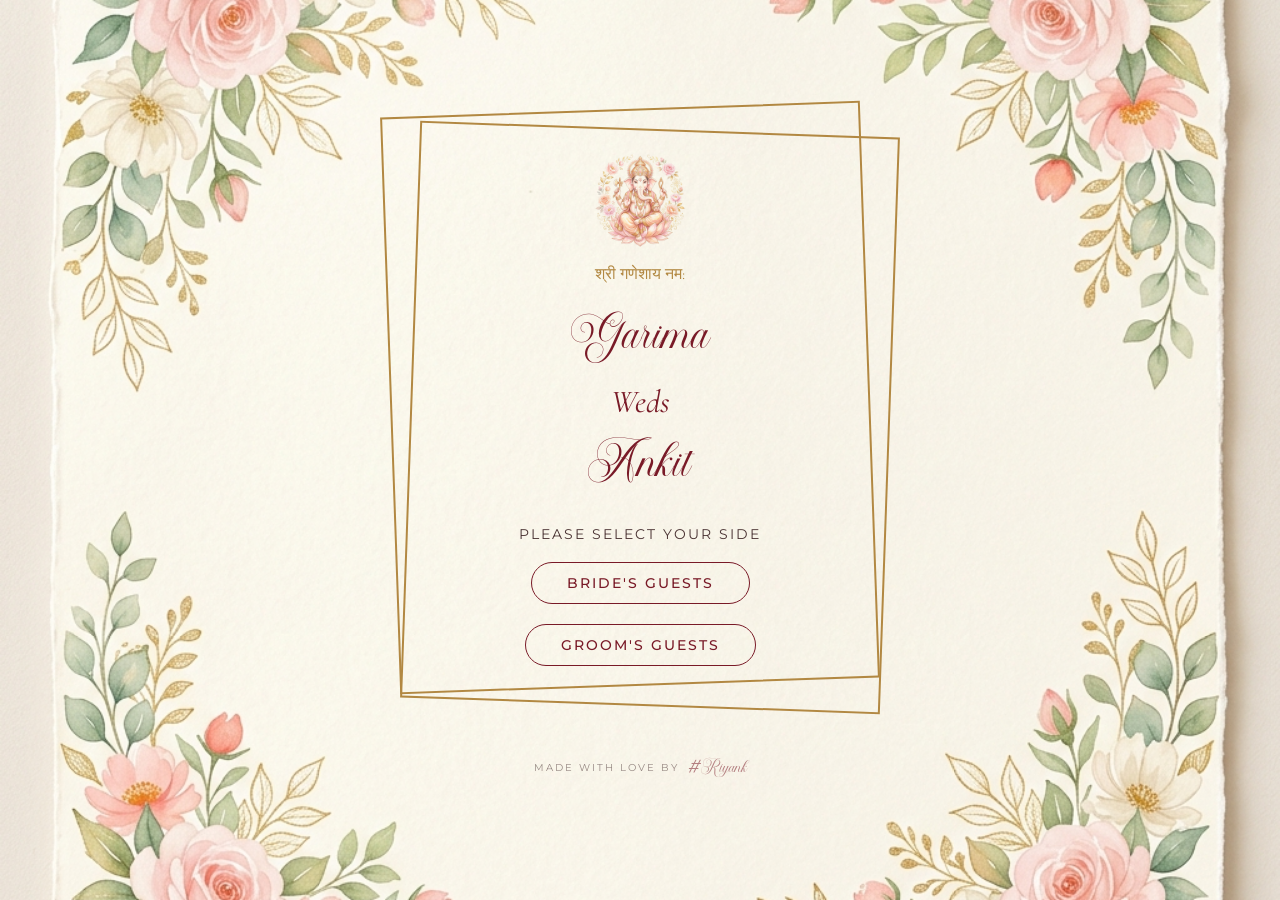
<file: index.html>
<!DOCTYPE html>
<html lang="en">

<head>
    <meta charset="UTF-8">
    <meta name="viewport" content="width=device-width, initial-scale=1.0">
    <title>Garima & Ankit - Wedding Invitation</title>
    <!-- Favicon -->
    <link rel="icon" href="data:image/svg+xml,<svg xmlns=%22http://www.w3.org/2000/svg%22 viewBox=%220 0 100 100%22><text y=%22.9em%22 font-size=%2290%22>❤️</text></svg>">
    <!-- Google Fonts -->
    <link rel="preconnect" href="https://fonts.googleapis.com">
    <link rel="preconnect" href="https://fonts.gstatic.com" crossorigin>
    <link
        href="https://fonts.googleapis.com/css2?family=Alex+Brush&family=Cormorant+Garamond:ital,wght@0,300;0,400;0,500;0,600;1,400&family=Montserrat:wght@300;400;500&display=swap"
        rel="stylesheet">
    <link rel="stylesheet" href="styles.css">
</head>

<body>

    <!-- 1. Selection Screen -->
    <div id="selection-screen" class="screen active watercolor-bg">
        <!-- Decorative Flowers -->
        <img class="floral-decor top-right" src="assets/flower-pastel.png" alt="flowers">

        <div class="fade-in frame-container">
            <!-- Overlapping geometric frames -->
            <div class="frame frame-1"></div>
            <div class="frame frame-2"></div>

            <div class="content-box">
                <div class="header-text">
                    <div class="ganesha-icon">
                        <img class="blend-image" src="assets/ganesha-pastel.png" width="100" alt="Ganesha">
                        <p class="ganesha-text">श्री गणेशाय नम:</p>
                    </div>
                    <h1 class="names">Garima <br><span class="weds">Weds</span><br> Ankit</h1>
                </div>

                <div class="selection-area">
                    <p class="selection-prompt">Please select your side</p>
                    <div class="buttons">
                        <a href="bride.html" id="btn-bride" class="btn primary-btn">Bride's Guests</a>
                        <a href="groom.html" id="btn-groom" class="btn primary-btn">Groom's Guests</a>
                    </div>
                </div>
            </div>
        </div>

        <div class="credits">
            Made with love by <span class="hashtag">#Riyank</span>
        </div>

        <img class="floral-decor bottom-left" src="assets/flower-pastel.png" alt="flowers">
    </div>

    <!-- Invitation Screen is moved to invitation.html -->

    <script src="script.js"></script>
</body>

</html>
</file>
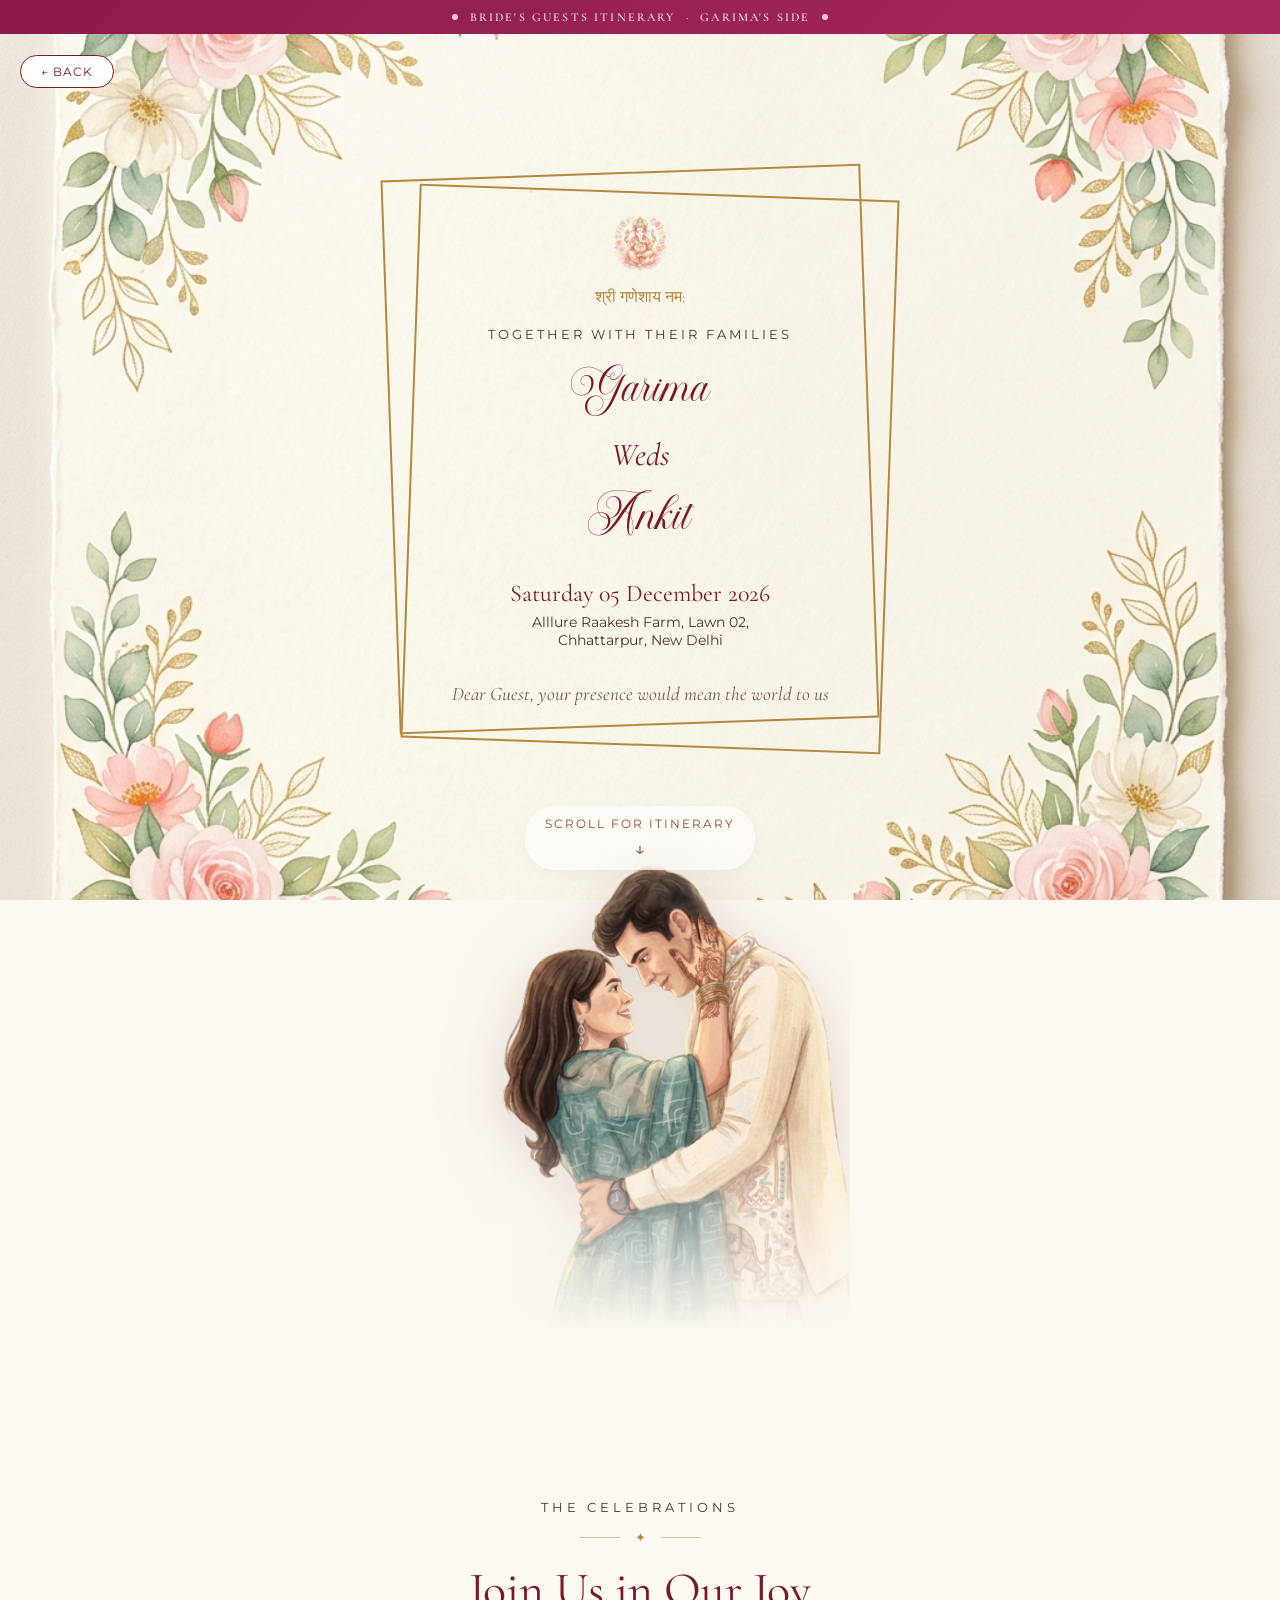
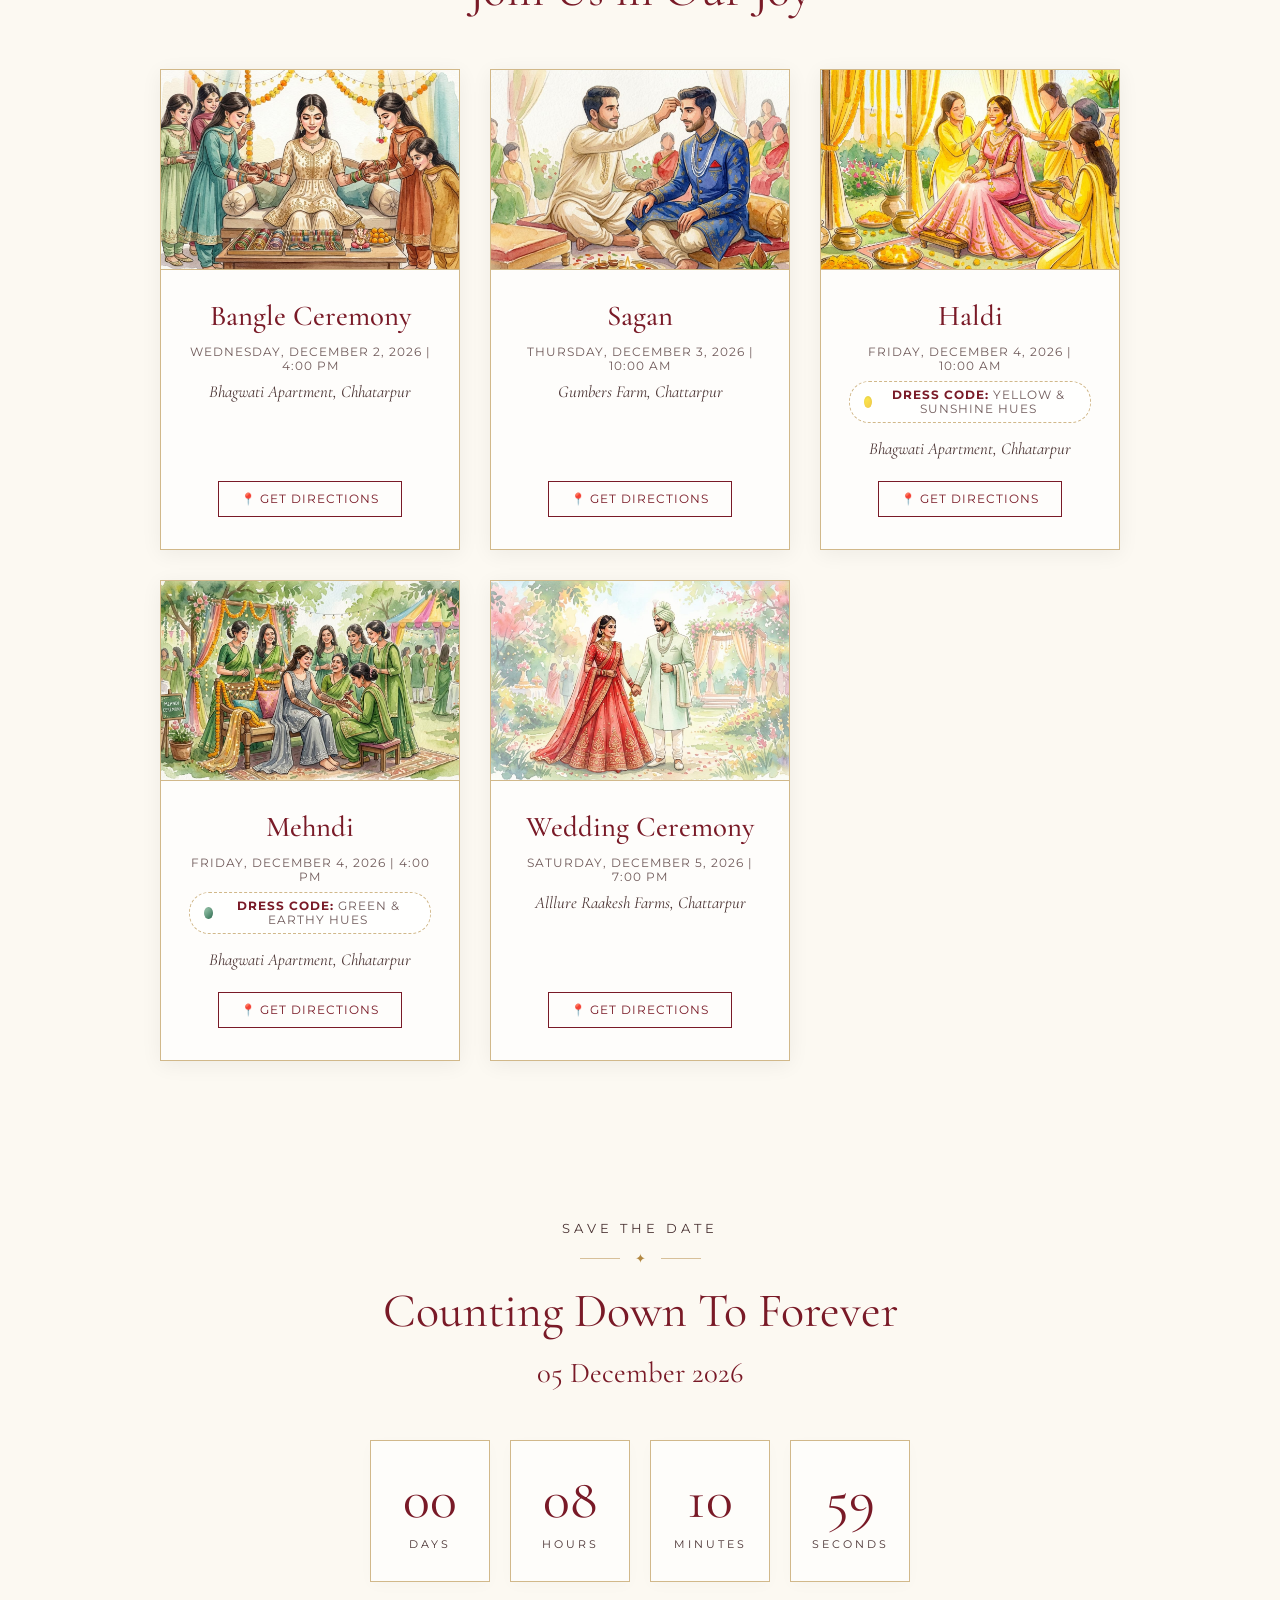
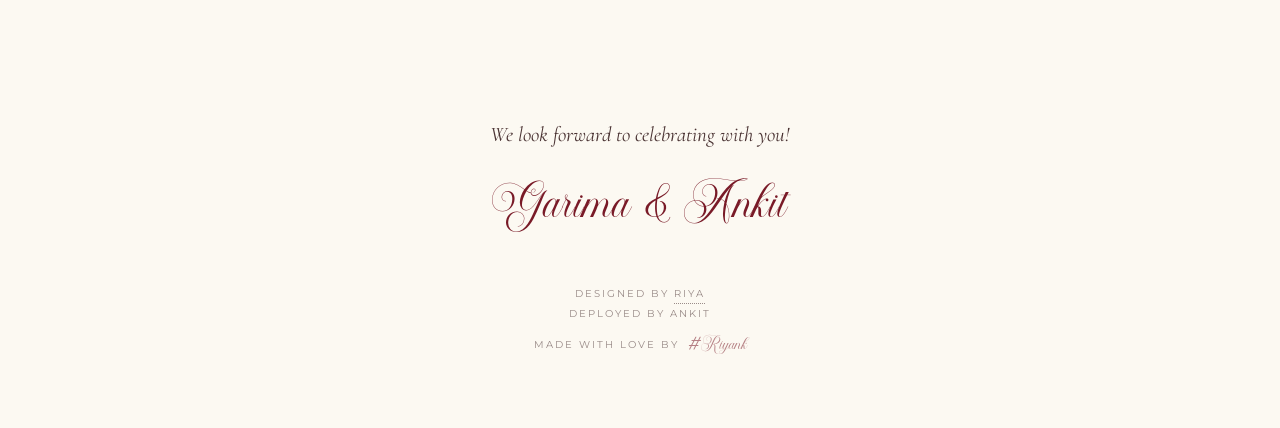
<file: bride.html>
<!DOCTYPE html>
<html lang="en">

<head>
    <meta charset="UTF-8">
    <meta name="viewport" content="width=device-width, initial-scale=1.0">
    <title>Bride's Itinerary — Garima & Ankit</title>
    <!-- Favicon -->
    <link rel="icon" href="data:image/svg+xml,<svg xmlns=%22http://www.w3.org/2000/svg%22 viewBox=%220 0 100 100%22><text y=%22.9em%22 font-size=%2290%22>❤️</text></svg>">
    <link rel="preconnect" href="https://fonts.googleapis.com">
    <link rel="preconnect" href="https://fonts.gstatic.com" crossorigin>
    <link
        href="https://fonts.googleapis.com/css2?family=Alex+Brush&family=Cormorant+Garamond:ital,wght@0,300;0,400;0,500;0,600;1,400&family=Montserrat:wght@300;400;500&display=swap"
        rel="stylesheet">
    <link rel="stylesheet" href="styles.css">
    <style>
        .side-banner {
            position: fixed;
            top: 0;
            left: 0;
            right: 0;
            z-index: 999;
            display: flex;
            align-items: center;
            justify-content: center;
            gap: 12px;
            padding: 10px 20px;
            background: linear-gradient(135deg, #8B1A4A, #a8295e);
            color: #fff8f0;
            font-family: var(--font-body);
            font-size: 0.75rem;
            font-weight: 500;
            letter-spacing: 0.18em;
            text-transform: uppercase;
        }

        .side-banner .dot {
            width: 6px;
            height: 6px;
            border-radius: 50%;
            background: #f4c3d6;
            display: inline-block;
        }

        /* Push body content below fixed banner */
        body {
            padding-top: 42px;
        }
    </style>
</head>

<body class="scroll-enabled">

    <!-- Side Indicator Banner -->
    <div class="side-banner">
        <span class="dot"></span>
        <span>Bride's Guests Itinerary &nbsp;·&nbsp; Garima's Side</span>
        <span class="dot"></span>
    </div>

    <!-- Back Button -->
    <a href="index.html" class="btn-floating">← Back</a>

    <img class="floral-decor top-right" src="assets/flower-pastel.png" alt="flowers">

    <!-- Hero Section -->
    <section class="hero-section">
        <div class="frame-container fade-in">
            <div class="frame frame-1"></div>
            <div class="frame frame-2"></div>

            <div class="content-box">
                <div class="ganesha-icon small">
                    <img class="blend-image" src="assets/ganesha-pastel.png" width="60" alt="Ganesha">
                    <p class="ganesha-text">श्री गणेशाय नम:</p>
                </div>
                <p class="pre-title">TOGETHER WITH THEIR FAMILIES</p>
                <h1 class="main-names">Garima <br><span class="weds">Weds</span><br> Ankit</h1>

                <div class="date-badge">
                    Saturday 05 December 2026<br>
                    <a href="https://www.google.com/maps/place/ALLLURE+RAAKESH+FARMS/@28.4752544,77.1853342,736m/data=!3m2!1e3!4b1!4m6!3m5!1s0x390d1fc8e1490663:0x646c940e0b977314!8m2!3d28.4752544!4d77.1879091!16s%2Fg%2F1hhhs4k8v?entry=ttu&g_ep=EgoyMDI2MTExNi4wIKXMDSoASAFQAw%3D%3D" target="_blank" rel="noopener noreferrer" class="venue-link" title="Open location in Google Maps">
                        <span class="venue-text">Alllure Raakesh Farm, Lawn 02,<br>Chhattarpur, New Delhi</span>
                    </a>
                </div>

                <p class="greeting">Dear Guest, your presence would mean the world to us</p>
            </div>
        </div>

        <div class="hero-photo-container">
            <img src="assets/couple.png" alt="Garima & Ankit" class="couple-photo">
        </div>

        <!-- Scroll Indicator -->
        <div class="scroll-indicator">
            <span>Scroll for Itinerary</span>
            <div class="arrow">↓</div>
        </div>
    </section>

    <!-- Itinerary Section -->
    <section class="itinerary-section">
        <div class="itinerary-header">
            <span class="section-subtitle">THE CELEBRATIONS</span>
            <div class="ornament">
                <span class="ornament-line"></span>
                <span class="ornament-icon">✦</span>
                <span class="ornament-line"></span>
            </div>
            <h2 class="section-title">Join Us in Our Joy</h2>
        </div>

        <div id="events-container" class="events-list">
            <!-- Populated by script.js -->
        </div>
    </section>

    <!-- Countdown Section -->
    <section class="countdown-section">
        <div class="itinerary-header">
            <span class="section-subtitle">SAVE THE DATE</span>
            <div class="ornament">
                <span class="ornament-line"></span>
                <span class="ornament-icon">✦</span>
                <span class="ornament-line"></span>
            </div>
            <h2 class="section-title">Counting Down To Forever</h2>
            <div class="date-badge" style="margin: 15px auto 0; font-size: 1.8rem;">05 December 2026</div>
        </div>
        <div id="countdown" class="countdown-container">
            <div class="time-box">
                <h3 id="days">00</h3>
                <p>DAYS</p>
            </div>
            <div class="time-box">
                <h3 id="hours">00</h3>
                <p>HOURS</p>
            </div>
            <div class="time-box">
                <h3 id="minutes">00</h3>
                <p>MINUTES</p>
            </div>
            <div class="time-box">
                <h3 id="seconds">00</h3>
                <p>SECONDS</p>
            </div>
        </div>
    </section>

    <footer class="footer">
        <img class="floral-decor bottom-left" src="assets/flower-pastel.png" alt="flowers">
        <p>We look forward to celebrating with you!</p>
        <h2 class="footer-names">Garima & Ankit</h2>

        <div class="credits">
            Designed by <span class="tooltip"
                data-tooltip="Riya is Garima's nickname at home, you know? 😉">Riya</span><br>
            Deployed by Ankit<br>
            Made with love by <span class="hashtag">#Riyank</span>
        </div>
    </footer>

    <script src="script.js"></script>
    <script>
        // Load bride events
        renderEvents(brideEvents);
    </script>
</body>

</html>
</file>
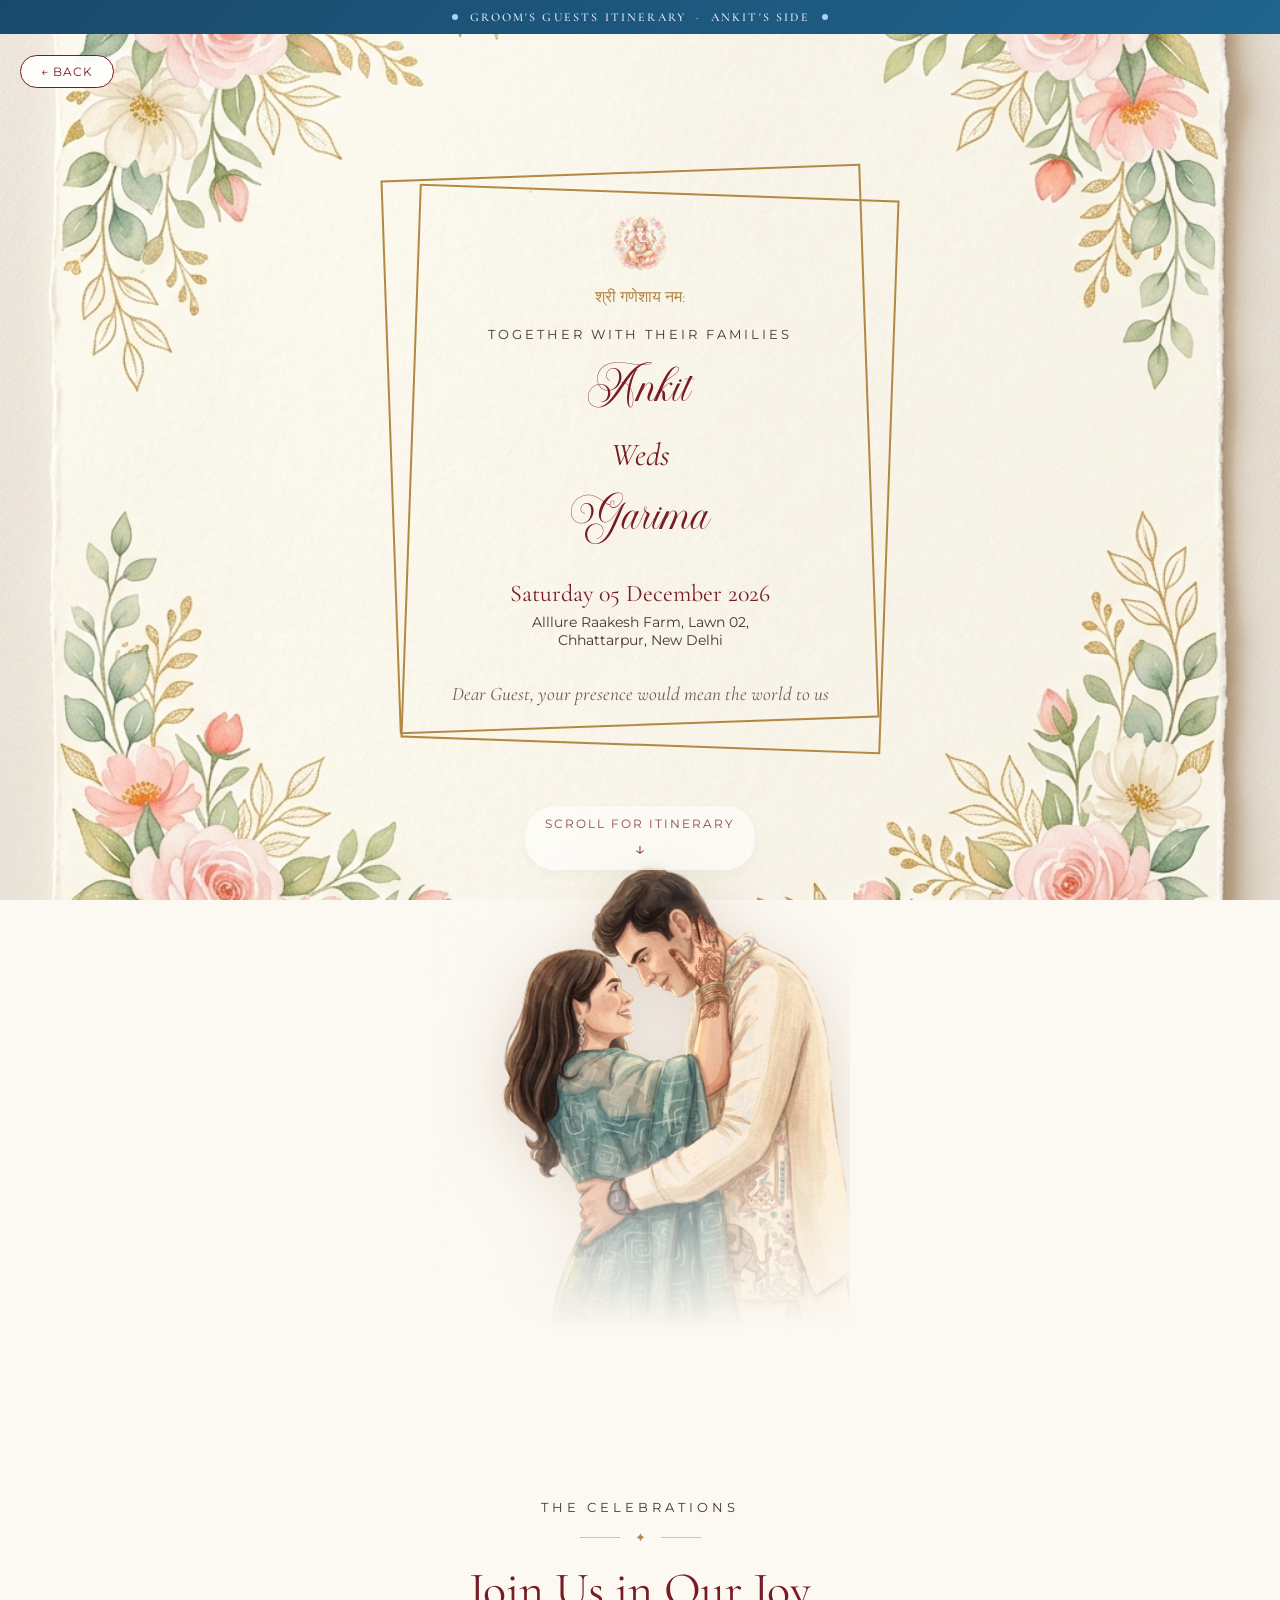
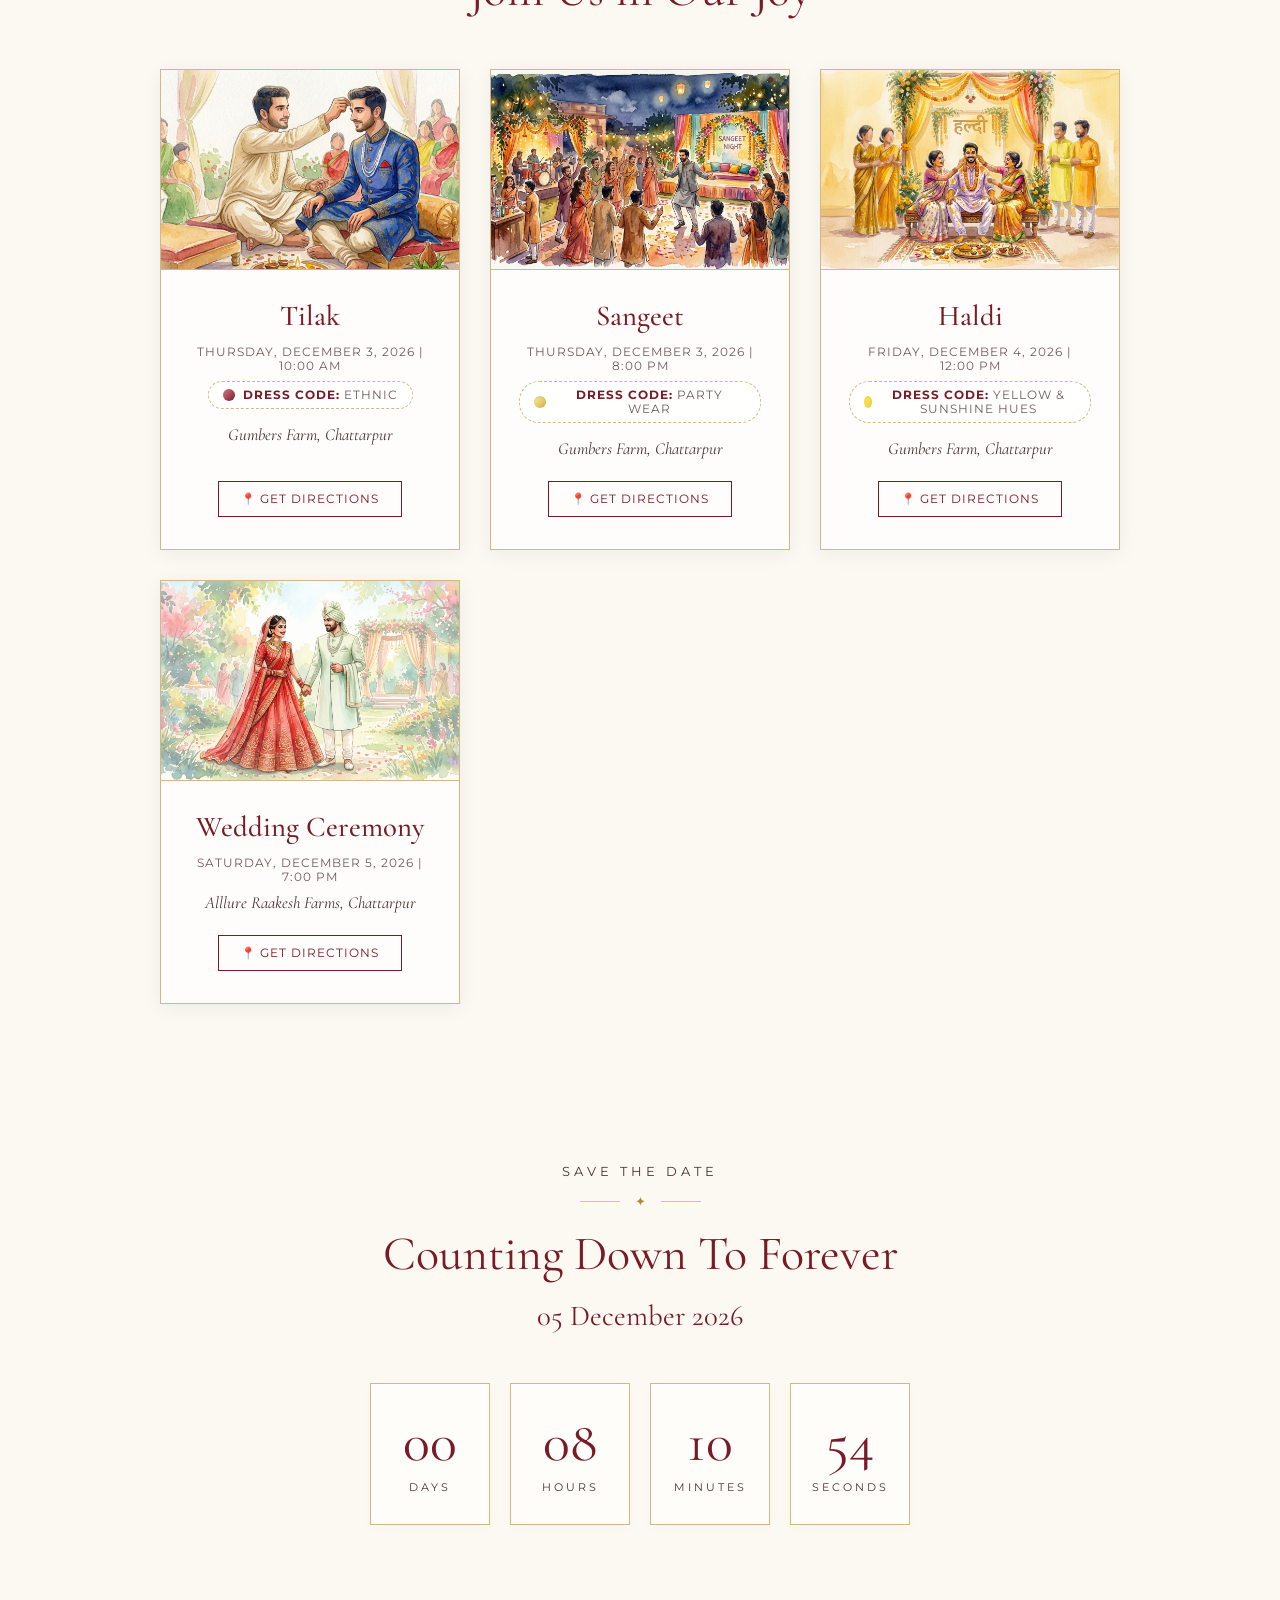
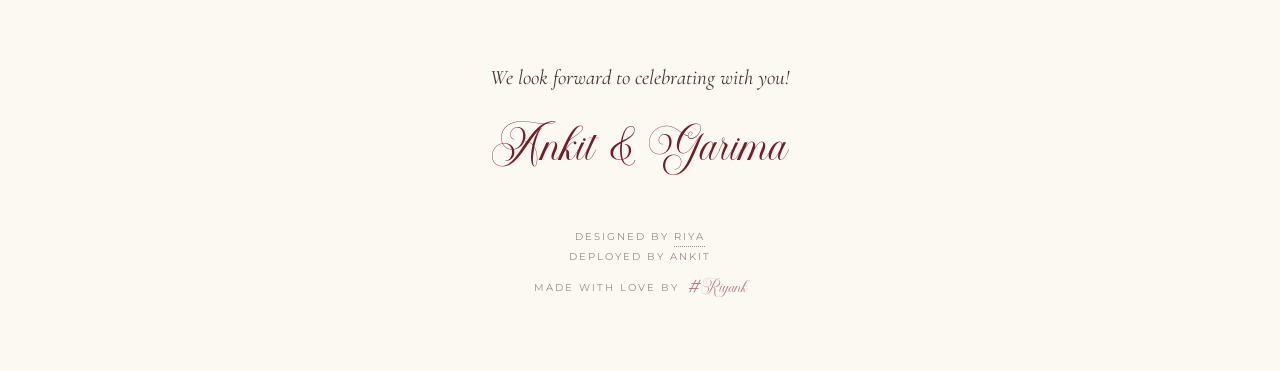
<file: groom.html>
<!DOCTYPE html>
<html lang="en">

<head>
    <meta charset="UTF-8">
    <meta name="viewport" content="width=device-width, initial-scale=1.0">
    <title>Groom's Itinerary — Ankit & Garima</title>
    <!-- Favicon -->
    <link rel="icon" href="data:image/svg+xml,<svg xmlns=%22http://www.w3.org/2000/svg%22 viewBox=%220 0 100 100%22><text y=%22.9em%22 font-size=%2290%22>❤️</text></svg>">
    <link rel="preconnect" href="https://fonts.googleapis.com">
    <link rel="preconnect" href="https://fonts.gstatic.com" crossorigin>
    <link
        href="https://fonts.googleapis.com/css2?family=Alex+Brush&family=Cormorant+Garamond:ital,wght@0,300;0,400;0,500;0,600;1,400&family=Montserrat:wght@300;400;500&display=swap"
        rel="stylesheet">
    <link rel="stylesheet" href="styles.css">
    <style>
        .side-banner {
            position: fixed;
            top: 0;
            left: 0;
            right: 0;
            z-index: 999;
            display: flex;
            align-items: center;
            justify-content: center;
            gap: 12px;
            padding: 10px 20px;
            background: linear-gradient(135deg, #1a4a6b, #20648f);
            color: #f0f6ff;
            font-family: var(--font-body);
            font-size: 0.75rem;
            font-weight: 500;
            letter-spacing: 0.18em;
            text-transform: uppercase;
        }

        .side-banner .dot {
            width: 6px;
            height: 6px;
            border-radius: 50%;
            background: #a8d4f0;
            display: inline-block;
        }

        /* Push body content below fixed banner */
        body {
            padding-top: 42px;
        }
    </style>
</head>

<body class="scroll-enabled">

    <!-- Side Indicator Banner -->
    <div class="side-banner">
        <span class="dot"></span>
        <span>Groom's Guests Itinerary &nbsp;·&nbsp; Ankit's Side</span>
        <span class="dot"></span>
    </div>

    <!-- Back Button -->
    <a href="index.html" class="btn-floating">← Back</a>

    <img class="floral-decor top-right" src="assets/flower-pastel.png" alt="flowers">

    <!-- Hero Section -->
    <section class="hero-section">
        <div class="frame-container fade-in">
            <div class="frame frame-1"></div>
            <div class="frame frame-2"></div>

            <div class="content-box">
                <div class="ganesha-icon small">
                    <img class="blend-image" src="assets/ganesha-pastel.png" width="60" alt="Ganesha">
                    <p class="ganesha-text">श्री गणेशाय नम:</p>
                </div>
                <p class="pre-title">TOGETHER WITH THEIR FAMILIES</p>
                <h1 class="main-names">Ankit <br><span class="weds">Weds</span><br> Garima</h1>

                <div class="date-badge">
                    Saturday 05 December 2026<br>
                    <a href="https://www.google.com/maps/place/ALLLURE+RAAKESH+FARMS/@28.4752544,77.1853342,736m/data=!3m2!1e3!4b1!4m6!3m5!1s0x390d1fc8e1490663:0x646c940e0b977314!8m2!3d28.4752544!4d77.1879091!16s%2Fg%2F1hhhs4k8v?entry=ttu&g_ep=EgoyMDI2MTExNi4wIKXMDSoASAFQAw%3D%3D" target="_blank" rel="noopener noreferrer" class="venue-link" title="Open location in Google Maps">
                        <span class="venue-text">Alllure Raakesh Farm, Lawn 02,<br>Chhattarpur, New Delhi</span>
                    </a>
                </div>

                <p class="greeting">Dear Guest, your presence would mean the world to us</p>
            </div>
        </div>

        <div class="hero-photo-container">
            <img src="assets/couple.png" alt="Garima &amp; Ankit" class="couple-photo">
        </div>

        <!-- Scroll Indicator -->
        <div class="scroll-indicator">
            <span>Scroll for Itinerary</span>
            <div class="arrow">↓</div>
        </div>
    </section>

    <!-- Itinerary Section -->
    <section class="itinerary-section">
        <div class="itinerary-header">
            <span class="section-subtitle">THE CELEBRATIONS</span>
            <div class="ornament">
                <span class="ornament-line"></span>
                <span class="ornament-icon">✦</span>
                <span class="ornament-line"></span>
            </div>
            <h2 class="section-title">Join Us in Our Joy</h2>
        </div>

        <div id="events-container" class="events-list">
            <!-- Populated by script.js -->
        </div>
    </section>

    <!-- Countdown Section -->
    <section class="countdown-section">
        <div class="itinerary-header">
            <span class="section-subtitle">SAVE THE DATE</span>
            <div class="ornament">
                <span class="ornament-line"></span>
                <span class="ornament-icon">✦</span>
                <span class="ornament-line"></span>
            </div>
            <h2 class="section-title">Counting Down To Forever</h2>
            <div class="date-badge" style="margin: 15px auto 0; font-size: 1.8rem;">05 December 2026</div>
        </div>
        <div id="countdown" class="countdown-container">
            <div class="time-box">
                <h3 id="days">00</h3>
                <p>DAYS</p>
            </div>
            <div class="time-box">
                <h3 id="hours">00</h3>
                <p>HOURS</p>
            </div>
            <div class="time-box">
                <h3 id="minutes">00</h3>
                <p>MINUTES</p>
            </div>
            <div class="time-box">
                <h3 id="seconds">00</h3>
                <p>SECONDS</p>
            </div>
        </div>
    </section>

    <footer class="footer">
        <img class="floral-decor bottom-left" src="assets/flower-pastel.png" alt="flowers">
        <p>We look forward to celebrating with you!</p>
        <h2 class="footer-names">Ankit & Garima</h2>

        <div class="credits">
            Designed by <span class="tooltip"
                data-tooltip="Riya is Garima's nickname at home, you know? 😉">Riya</span><br>
            Deployed by Ankit<br>
            Made with love by <span class="hashtag">#Riyank</span>
        </div>
    </footer>

    <script src="script.js"></script>
    <script>
        // Load groom events
        renderEvents(groomEvents);
    </script>
</body>

</html>
</file>
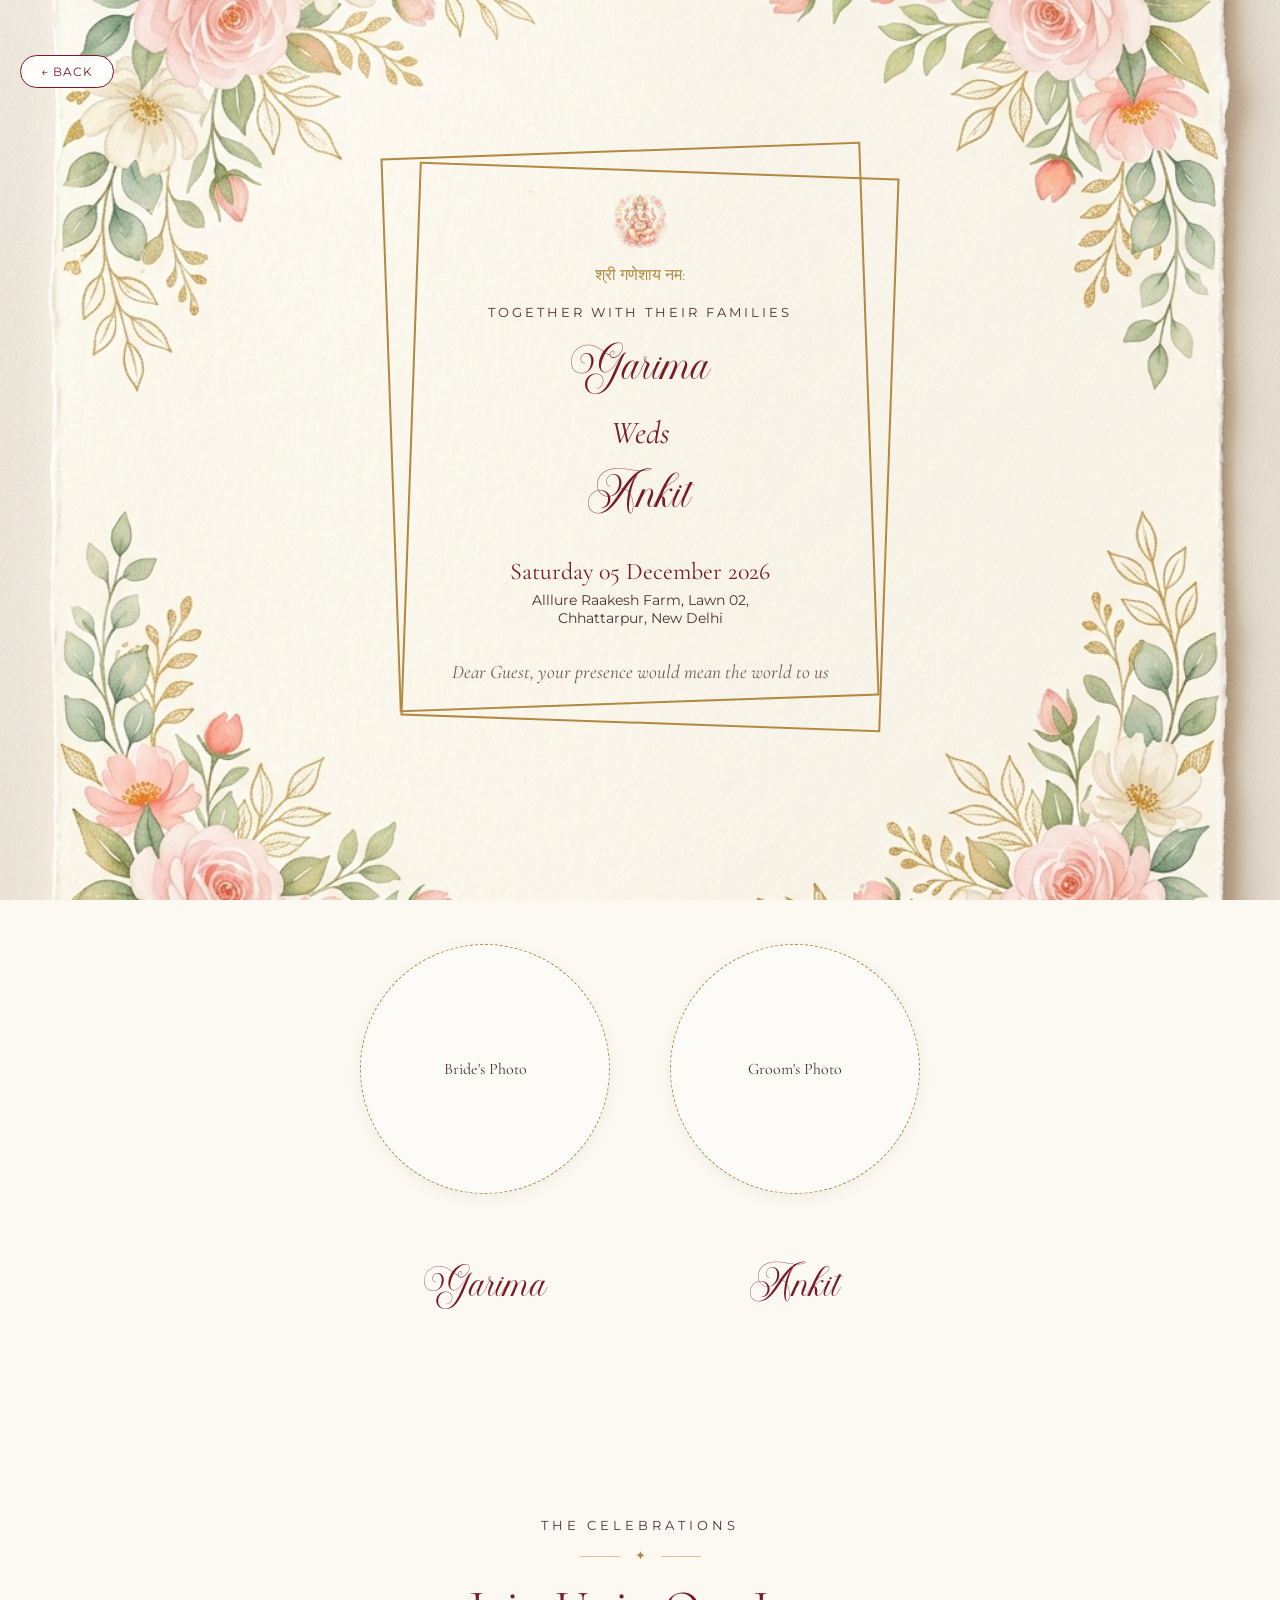
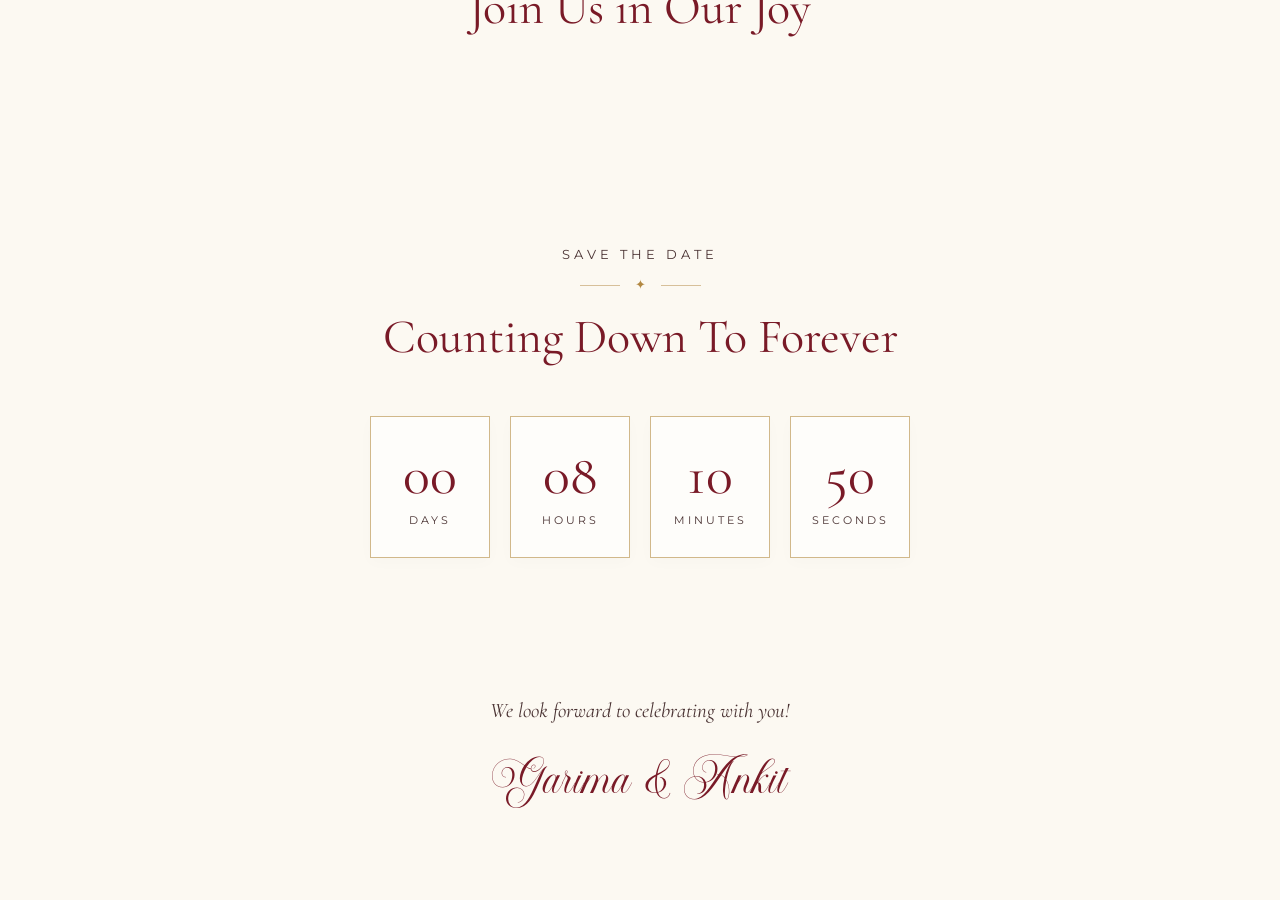
<file: invitation.html>
<!DOCTYPE html>
<html lang="en">
<head>
    <meta charset="UTF-8">
    <meta name="viewport" content="width=device-width, initial-scale=1.0">
    <title>Garima & Ankit - Wedding Invitation</title>
    <!-- Favicon -->
    <link rel="icon" href="data:image/svg+xml,<svg xmlns=%22http://www.w3.org/2000/svg%22 viewBox=%220 0 100 100%22><text y=%22.9em%22 font-size=%2290%22>❤️</text></svg>">
    <!-- Google Fonts -->
    <link rel="preconnect" href="https://fonts.googleapis.com">
    <link rel="preconnect" href="https://fonts.gstatic.com" crossorigin>
    <link href="https://fonts.googleapis.com/css2?family=Alex+Brush&family=Cormorant+Garamond:ital,wght@0,300;0,400;0,500;0,600;1,400&family=Montserrat:wght@300;400;500&display=swap" rel="stylesheet">
    <link rel="stylesheet" href="styles.css">
</head>
<body>
    
    <!-- Selection screen is in index.html -->

    <!-- 2. Main Invitation Screen -->
    <div id="invitation-screen" class="screen active scrollable watercolor-bg">
        
        <a href="index.html" id="btn-back" class="btn-floating">← Back</a>

        <img class="floral-decor top-right" src="assets/flower-pastel.png" alt="flowers">

        <!-- Hero Section -->
        <section class="hero-section">
            <div class="frame-container fade-in">
                <div class="frame frame-1"></div>
                <div class="frame frame-2"></div>
                
                <div class="content-box">
                    <div class="ganesha-icon small">
                        <img class="blend-image" src="assets/ganesha-pastel.png" width="60" alt="Ganesha">
                        <p class="ganesha-text">श्री गणेशाय नम:</p>
                    </div>
                    <p class="pre-title">TOGETHER WITH THEIR FAMILIES</p>
                    <h1 class="main-names">Garima <br><span class="weds">Weds</span><br> Ankit</h1>
                    
                    <div class="date-badge">
                        Saturday 05 December 2026<br>
                        <a href="https://www.google.com/maps/place/ALLLURE+RAAKESH+FARMS/@28.4752544,77.1853342,736m/data=!3m2!1e3!4b1!4m6!3m5!1s0x390d1fc8e1490663:0x646c940e0b977314!8m2!3d28.4752544!4d77.1879091!16s%2Fg%2F1hhhs4k8v?entry=ttu&g_ep=EgoyMDI2MTExNi4wIKXMDSoASAFQAw%3D%3D" target="_blank" rel="noopener noreferrer" class="venue-link" title="Open location in Google Maps">
                            <span class="venue-text">Alllure Raakesh Farm, Lawn 02,<br>Chhattarpur, New Delhi</span>
                        </a>
                    </div>
                    
                    <p class="greeting">Dear Guest, your presence would mean the world to us</p>
                </div>
            </div>
            
            <div class="hero-photo-container">
                <div class="hero-photo-placeholder">
                    <span>Couple Photo</span>
                </div>
            </div>
        </section>

        <!-- Couple Photos Section -->
        <section class="couple-section">
            <div class="couple-container">
                <div class="person-box">
                    <div class="photo-placeholder round">
                        <span>Bride's Photo</span>
                    </div>
                    <h3 class="person-name">Garima</h3>
                </div>
                <div class="person-box">
                    <div class="photo-placeholder round">
                        <span>Groom's Photo</span>
                    </div>
                    <h3 class="person-name">Ankit</h3>
                </div>
            </div>
        </section>

        <!-- Itinerary Section -->
        <section id="itinerary-section" class="itinerary-section">
            <div class="itinerary-header">
                <span class="section-subtitle">THE CELEBRATIONS</span>
                <div class="ornament">
                    <span class="ornament-line"></span>
                    <span class="ornament-icon">✦</span>
                    <span class="ornament-line"></span>
                </div>
                <h2 class="section-title">Join Us in Our Joy</h2>
            </div>

            <div id="events-container" class="events-list">
                <!-- Events will be populated here by JavaScript -->
            </div>
        </section>

        <!-- Countdown Section -->
        <section class="countdown-section">
            <div class="itinerary-header">
                <span class="section-subtitle">SAVE THE DATE</span>
                <div class="ornament">
                    <span class="ornament-line"></span>
                    <span class="ornament-icon">✦</span>
                    <span class="ornament-line"></span>
                </div>
                <h2 class="section-title">Counting Down To Forever</h2>
            </div>
            <div id="countdown" class="countdown-container">
                <div class="time-box">
                    <h3 id="days">00</h3>
                    <p>DAYS</p>
                </div>
                <div class="time-box">
                    <h3 id="hours">00</h3>
                    <p>HOURS</p>
                </div>
                <div class="time-box">
                    <h3 id="minutes">00</h3>
                    <p>MINUTES</p>
                </div>
                <div class="time-box">
                    <h3 id="seconds">00</h3>
                    <p>SECONDS</p>
                </div>
            </div>
        </section>

        <footer class="footer">
            <img class="floral-decor bottom-left" src="assets/flower-pastel.png" alt="flowers">
            <p>We look forward to celebrating with you!</p>
            <h2 class="footer-names">Garima & Ankit</h2>
        </footer>
    </div>

    <script src="script.js"></script>
</body>
</html>
</file>
<file: styles.css>
@font-face {
    font-family: 'CustomNameFont';
    src: url('assets/font/font.otf') format('opentype');
    font-weight: normal;
    font-style: normal;
    font-display: swap;
}

@font-face {
    font-family: 'Adediala';
    src: url('assets/font/Adediala-PKvdB.otf') format('opentype'),
        url('assets/font/Adediala-L3rvn.ttf') format('truetype');
    font-weight: normal;
    font-style: normal;
    font-display: swap;
}

:root {
    --primary-color: #791a27;
    /* Deep maroon/red for names */
    --accent-gold: #b28842;
    /* Soft metallic gold */
    --bg-color: #fcf9f2;
    /* Cream/pastel background */
    --card-bg: #ffffff;
    --text-dark: #4a3333;
    --text-mid: #705b5b;
    --border-color: #d1b88a;

    --font-heading: 'CustomNameFont', 'Alex Brush', cursive;
    /* Custom curvy font */
    --font-serif: 'Cormorant Garamond', serif;
    --font-sans: 'Montserrat', sans-serif;
}

* {
    margin: 0;
    padding: 0;
    box-sizing: border-box;
}

body {
    font-family: var(--font-serif);
    color: var(--text-dark);
    background-color: var(--bg-color);
    min-height: 100vh;
    overflow-x: hidden;
    overflow-y: hidden;
}

/* Fix for iOS background-attachment: fixed bug */
body::before {
    content: '';
    position: fixed;
    top: 0;
    left: 0;
    width: 100vw;
    height: 100vh;
    background-image: url('assets/bg.png');
    background-size: cover;
    background-position: center;
    z-index: -10;
}

body.scroll-enabled {
    overflow-y: auto;
}

/* Screens */
.screen {
    width: 100%;
    min-height: 100vh;
    display: flex;
    flex-direction: column;
    justify-content: center;
    align-items: center;
    position: absolute;
    top: 0;
    left: 0;
    transition: opacity 0.8s ease-in-out, visibility 0.8s;
    padding: 20px 0;
}

.screen.hidden {
    position: fixed;
    opacity: 0;
    visibility: hidden;
    pointer-events: none;
}

.screen.active {
    opacity: 1;
    visibility: visible;
    position: relative;
}

.screen.scrollable.active {
    display: block;
}

/* --- Watercolor Background --- */
.watercolor-bg {
    position: relative;
}

/* Floral Decorations — hidden since bg.png has built-in floral borders */
.floral-decor {
    display: none;
}

/* --- Frame Container (Geometric Overlapping Squares) --- */
.frame-container {
    position: relative;
    width: 90%;
    max-width: 500px;
    margin: 0 auto;
    padding: 40px 30px;
    z-index: 10;
}

.frame {
    position: absolute;
    border: 2px solid var(--accent-gold);
    z-index: -1;
}

.frame-1 {
    top: 0;
    left: 0;
    right: 20px;
    bottom: 20px;
    transform: rotate(-2deg);
}

.frame-2 {
    top: 20px;
    left: 20px;
    right: 0;
    bottom: 0;
    transform: rotate(2deg);
}

.content-box {
    text-align: center;
    background: transparent;
}

/* Ganesha Logo */
.ganesha-icon {
    margin-bottom: 20px;
}

.ganesha-icon img {}

.blend-image {}

.ganesha-text {
    font-family: 'Devanagari', var(--font-serif);
    font-size: 1rem;
    color: var(--accent-gold);
    margin-top: 10px;
}

.ganesha-icon.small img {
    width: 60px;
    height: auto;
}

.ganesha-icon.small .ganesha-text {
    margin-bottom: 20px;
}

h1.names,
.main-names {
    font-family: var(--font-heading);
    font-size: 4rem;
    font-weight: normal;
    color: var(--primary-color);
    margin: 10px 0;
    line-height: 1;
}

.weds {
    font-family: var(--font-serif);
    font-size: 2rem;
    font-style: italic;
    color: var(--primary-color);
    display: inline-block;
    margin: 10px 0;
}

.subtitle {
    font-family: var(--font-serif);
    font-size: 1.2rem;
    color: var(--text-dark);
    margin-top: 20px;
}

.selection-prompt {
    margin: 30px 0 20px;
    font-family: var(--font-sans);
    text-transform: uppercase;
    letter-spacing: 2px;
    font-size: 0.85rem;
    color: var(--text-dark);
}

.buttons {
    display: flex;
    gap: 20px;
    justify-content: center;
    flex-wrap: wrap;
}

.btn {
    padding: 12px 35px;
    font-family: var(--font-sans);
    font-size: 0.85rem;
    letter-spacing: 2px;
    border: 1px solid var(--primary-color);
    border-radius: 30px;
    cursor: pointer;
    transition: all 0.4s ease;
    text-transform: uppercase;
    background: transparent;
    color: var(--primary-color);
    font-weight: 500;
    text-decoration: none;
    display: inline-block;
}

.btn:hover {
    background: var(--primary-color);
    color: #fff;
}

.btn-floating {
    position: fixed;
    top: 55px;
    /* below the side-banner */
    left: 20px;
    z-index: 100;
    background: rgba(255, 255, 255, 0.9);
    backdrop-filter: blur(5px);
    border: 1px solid var(--primary-color);
    color: var(--primary-color);
    padding: 8px 20px;
    border-radius: 20px;
    cursor: pointer;
    font-family: var(--font-sans);
    text-transform: uppercase;
    letter-spacing: 1px;
    font-size: 0.75rem;
    transition: all 0.3s ease;
    text-decoration: none;
}

.btn-floating:hover {
    background: var(--primary-color);
    color: #fff;
}

/* --- Main Invitation --- */
section {
    padding: 80px 20px;
    width: 100%;
    max-width: 1000px;
    margin: 0 auto;
    text-align: center;
    position: relative;
    z-index: 1;
}

/* Hero Section */
.hero-section {
    display: flex;
    flex-direction: column;
    align-items: center;
    margin-top: 50px;
}

.pre-title,
.post-title {
    font-family: var(--font-sans);
    font-size: 0.8rem;
    letter-spacing: 3px;
    text-transform: uppercase;
    color: var(--text-dark);
    margin: 15px 0;
}

.date-badge {
    margin: 30px auto;
    font-family: var(--font-serif);
    font-size: 1.5rem;
    color: var(--primary-color);
}

.venue-link {
    text-decoration: none;
    color: inherit;
    display: inline-block;
    cursor: pointer;
}

.venue-link:hover .venue-text {
    color: var(--primary-color);
}

.venue-text {
    font-family: var(--font-sans);
    font-size: 0.9rem;
    color: var(--text-dark);
    display: block;
    margin-top: 5px;
    transition: color 0.3s ease;
}

.greeting {
    font-family: var(--font-serif);
    font-style: italic;
    font-size: 1.2rem;
    color: var(--text-mid);
    margin-top: 20px;
}

.hero-photo-container {
    position: relative;
    margin-top: 40px;
    padding: 10px;
    width: 100%;
    max-width: 800px;
}

.hero-photo-placeholder {
    display: none;
}

.couple-photo {
    width: 100%;
    max-width: 420px;
    height: auto;
    display: block;
    margin: 0 auto;
    filter: sepia(18%) saturate(0.9) brightness(1.02) drop-shadow(0 12px 32px rgba(100, 50, 30, 0.18));
    -webkit-mask-image: linear-gradient(to bottom, black 60%, transparent 100%);
    mask-image: linear-gradient(to bottom, black 60%, transparent 100%);
}

/* Couple Photos */
.couple-container {
    display: flex;
    justify-content: center;
    gap: 60px;
    flex-wrap: wrap;
}

.person-box {
    text-align: center;
}

.photo-placeholder.round {
    width: 250px;
    height: 250px;
    background: rgba(255, 255, 255, 0.4);
    border-radius: 50%;
    border: 1px dashed var(--accent-gold);
    display: flex;
    justify-content: center;
    align-items: center;
    margin-bottom: 20px;
    box-shadow: 0 4px 15px rgba(0, 0, 0, 0.05);
}

.person-name {
    font-family: var(--font-heading);
    font-size: 3.5rem;
    font-weight: normal;
    color: var(--primary-color);
}

/* Scroll Indicator */
.scroll-indicator {
    position: fixed;
    bottom: 30px;
    left: 50%;
    transform: translateX(-50%);
    z-index: 900;
    display: flex;
    flex-direction: column;
    align-items: center;
    color: var(--primary-color);
    font-family: var(--font-sans);
    font-size: 0.75rem;
    letter-spacing: 2px;
    text-transform: uppercase;
    animation: bounce 2s infinite;
    opacity: 0.9;
    transition: opacity 0.4s ease;
    background: rgba(255, 255, 255, 0.7);
    padding: 10px 20px;
    border-radius: 30px;
    backdrop-filter: blur(5px);
    box-shadow: 0 4px 15px rgba(0, 0, 0, 0.05);
}

.scroll-indicator .arrow {
    margin-top: 5px;
    font-size: 1.2rem;
}

@keyframes bounce {

    0%,
    20%,
    50%,
    80%,
    100% {
        transform: translateX(-50%) translateY(0);
    }

    40% {
        transform: translateX(-50%) translateY(-8px);
    }

    60% {
        transform: translateX(-50%) translateY(-4px);
    }
}

/* Itinerary */
.itinerary-header {
    margin-bottom: 50px;
}

.section-subtitle {
    font-family: var(--font-sans);
    font-size: 0.8rem;
    letter-spacing: 4px;
    text-transform: uppercase;
    color: var(--text-dark);
    display: block;
    margin-bottom: 15px;
}

.ornament {
    display: flex;
    align-items: center;
    justify-content: center;
    gap: 15px;
    margin-bottom: 15px;
}

.ornament-line {
    width: 40px;
    height: 1px;
    background: var(--accent-gold);
    opacity: 0.5;
}

.ornament-icon {
    color: var(--accent-gold);
    font-size: 0.8rem;
}

.section-title {
    font-family: var(--font-serif);
    font-size: 3rem;
    color: var(--primary-color);
    font-weight: 400;
}

.events-list {
    display: grid;
    grid-template-columns: repeat(auto-fit, minmax(280px, 1fr));
    gap: 30px;
    justify-content: center;
}

.event-item {
    background: rgba(255, 255, 255, 0.65);
    border: 1px solid var(--border-color);
    overflow: hidden;
    transition: transform 0.35s ease, box-shadow 0.35s ease;
    box-shadow: 0 4px 20px rgba(0, 0, 0, 0.06);
    position: relative;
    backdrop-filter: blur(4px);
    display: flex;
    flex-direction: column;
    padding: 0;
}

.event-item:hover {
    transform: translateY(-6px);
    box-shadow: 0 12px 40px rgba(121, 26, 39, 0.15);
}

/* Image banner at top of each tile */
.event-image-wrap {
    width: 100%;
    height: 200px;
    background: linear-gradient(135deg, #f9efe8 0%, #fdf4ec 100%);
    display: flex;
    align-items: center;
    justify-content: center;
    overflow: hidden;
    border-bottom: 1px solid var(--border-color);
    flex-shrink: 0;
}

.event-image {
    width: 100%;
    height: 100%;
    object-fit: cover;
    object-position: center;
    transform: scale(var(--img-scale, 1));
    transition: transform 0.4s ease;
}

.event-item:hover .event-image {
    transform: scale(calc(var(--img-scale, 1) * 1.05));
}

/* Text content area */
.event-body {
    padding: 28px 28px 32px;
    text-align: center;
    display: flex;
    flex-direction: column;
    align-items: center;
    flex: 1;
}

.event-icon-wrap {
    font-size: 2rem;
    margin-bottom: 20px;
}

.event-name {
    font-family: var(--font-serif);
    font-size: 1.8rem;
    color: var(--primary-color);
    margin-bottom: 12px;
    font-weight: 500;
}

.event-date {
    font-family: var(--font-sans);
    font-size: 0.72rem;
    color: var(--text-mid);
    text-transform: uppercase;
    letter-spacing: 1px;
    margin-bottom: 8px;
}

.event-venue-link {
    text-decoration: none;
    color: inherit;
    display: inline-block;
    cursor: pointer;
}

.event-venue-link:hover .event-venue {
    color: var(--primary-color);
}

.event-venue {
    font-family: var(--font-serif);
    font-style: italic;
    font-size: 1.05rem;
    color: var(--text-dark);
    margin-bottom: 22px;
    transition: color 0.3s ease;
}

.btn-directions {
    display: inline-block;
    padding: 10px 22px;
    font-family: var(--font-sans);
    font-size: 0.72rem;
    letter-spacing: 1px;
    text-transform: uppercase;
    background: transparent;
    color: var(--primary-color);
    border: 1px solid var(--primary-color);
    text-decoration: none;
    transition: all 0.3s;
    margin-top: auto;
}

.btn-directions:hover {
    background: var(--primary-color);
    color: #fff;
}

/* Countdown */
.countdown-container {
    display: flex;
    justify-content: center;
    gap: 20px;
    flex-wrap: wrap;
    margin-top: 30px;
}

.time-box {
    position: relative;
    background: rgba(255, 255, 255, 0.6);
    border: 1px solid var(--border-color);
    padding: 30px 20px;
    min-width: 120px;
    box-shadow: 0 4px 15px rgba(0, 0, 0, 0.02);
}

.time-box h3 {
    font-family: var(--font-serif);
    font-size: 3.5rem;
    color: var(--primary-color);
    font-weight: 400;
    line-height: 1;
    margin-bottom: 10px;
}

.time-box p {
    font-family: var(--font-sans);
    font-size: 0.7rem;
    text-transform: uppercase;
    letter-spacing: 3px;
    color: var(--text-dark);
}

/* Dress Code inside Card */
.event-dress-code {
    font-family: var(--font-sans);
    font-size: 0.72rem;
    color: var(--text-mid);
    text-transform: uppercase;
    letter-spacing: 1px;
    margin-bottom: 15px;
    display: flex;
    align-items: center;
    justify-content: center;
    gap: 8px;
    background: rgba(255, 255, 255, 0.7);
    padding: 6px 14px;
    border-radius: 20px;
    border: 1px dashed var(--border-color);
}

.event-dress-code strong {
    color: var(--primary-color);
}

.color-dot {
    width: 12px;
    height: 12px;
    border-radius: 50%;
    box-shadow: inset 0 1px 2px rgba(0,0,0,0.1);
}

.color-dot.yellow {
    background: linear-gradient(135deg, #ffed4a, #f2c94c);
}

.color-dot.green {
    background: linear-gradient(135deg, #a8d5ba, #2d6a4f);
}

.color-dot.maroon {
    background: linear-gradient(135deg, #e07a8c, #791a27);
}

.color-dot.gold {
    background: linear-gradient(135deg, #fcecae, #d4af37);
}

/* Footer */
.footer {
    padding: 60px 20px;
    text-align: center;
    position: relative;
}

.footer p {
    font-family: var(--font-serif);
    font-size: 1.3rem;
    font-style: italic;
    color: var(--text-dark);
    margin-bottom: 20px;
}

.footer-names {
    font-family: var(--font-heading);
    font-size: 4rem;
    font-weight: normal;
    line-height: 1.2;
    color: var(--primary-color);
}

.credits {
    margin-top: 40px;
    font-family: var(--font-sans);
    font-size: 0.6rem;
    color: var(--text-dark);
    opacity: 0.55;
    letter-spacing: 2px;
    text-transform: uppercase;
    line-height: 2;
    transition: opacity 0.3s ease;
}

.credits:hover {
    opacity: 0.8;
}

.credits .tooltip {
    position: relative;
    cursor: help;
    border-bottom: 1px dotted var(--text-dark);
    display: inline-block;
}

.credits .tooltip::after {
    content: attr(data-tooltip);
    position: absolute;
    bottom: 150%;
    left: 50%;
    transform: translateX(-50%) translateY(10px);
    background: rgba(255, 255, 255, 0.95);
    color: var(--text-dark);
    padding: 6px 12px;
    border-radius: 4px;
    font-size: 0.65rem;
    white-space: nowrap;
    opacity: 0;
    visibility: hidden;
    transition: all 0.3s ease;
    box-shadow: 0 4px 10px rgba(0, 0, 0, 0.08);
    pointer-events: none;
    letter-spacing: 1px;
    text-transform: none;
    border: 1px solid var(--border-color);
    z-index: 100;
}

.credits .tooltip:hover::after {
    opacity: 1;
    visibility: visible;
    transform: translateX(-50%) translateY(0);
}

.credits .hashtag {
    font-family: var(--font-heading);
    font-size: 1.4rem;
    color: var(--primary-color);
    text-transform: none;
    letter-spacing: normal;
    display: inline-block;
    margin-left: 4px;
    vertical-align: middle;
}

/* Animations */
.fade-in {
    animation: fadeIn 1.5s ease-out forwards;
}

@keyframes fadeIn {
    from {
        opacity: 0;
        transform: translateY(20px);
    }

    to {
        opacity: 1;
        transform: translateY(0);
    }
}

/* Flower Shower Animation */
.flower-petal {
    position: absolute;
    width: 12px;
    height: 12px;
    background-color: #f4c3d6;
    /* pastel pink */
    border-radius: 0 50% 50% 50%;
    opacity: 0;
    pointer-events: none;
    z-index: 20;
    will-change: transform, opacity;
}

@keyframes petal-fall {
    0% {
        top: -10%;
        opacity: 0;
    }

    10% {
        opacity: 0.9;
    }

    80% {
        opacity: 0.9;
    }

    100% {
        top: 100%;
        opacity: 0;
    }
}

@keyframes petal-sway {
    0% {
        transform: rotate(0deg) translateX(0px);
    }

    50% {
        transform: rotate(45deg) translateX(25px);
    }

    100% {
        transform: rotate(90deg) translateX(-25px);
    }
}

@media (max-width: 768px) {

    h1.names,
    .main-names {
        font-size: 4rem;
    }

    .frame-container {
        padding: 40px 20px;
    }
}
</file>
